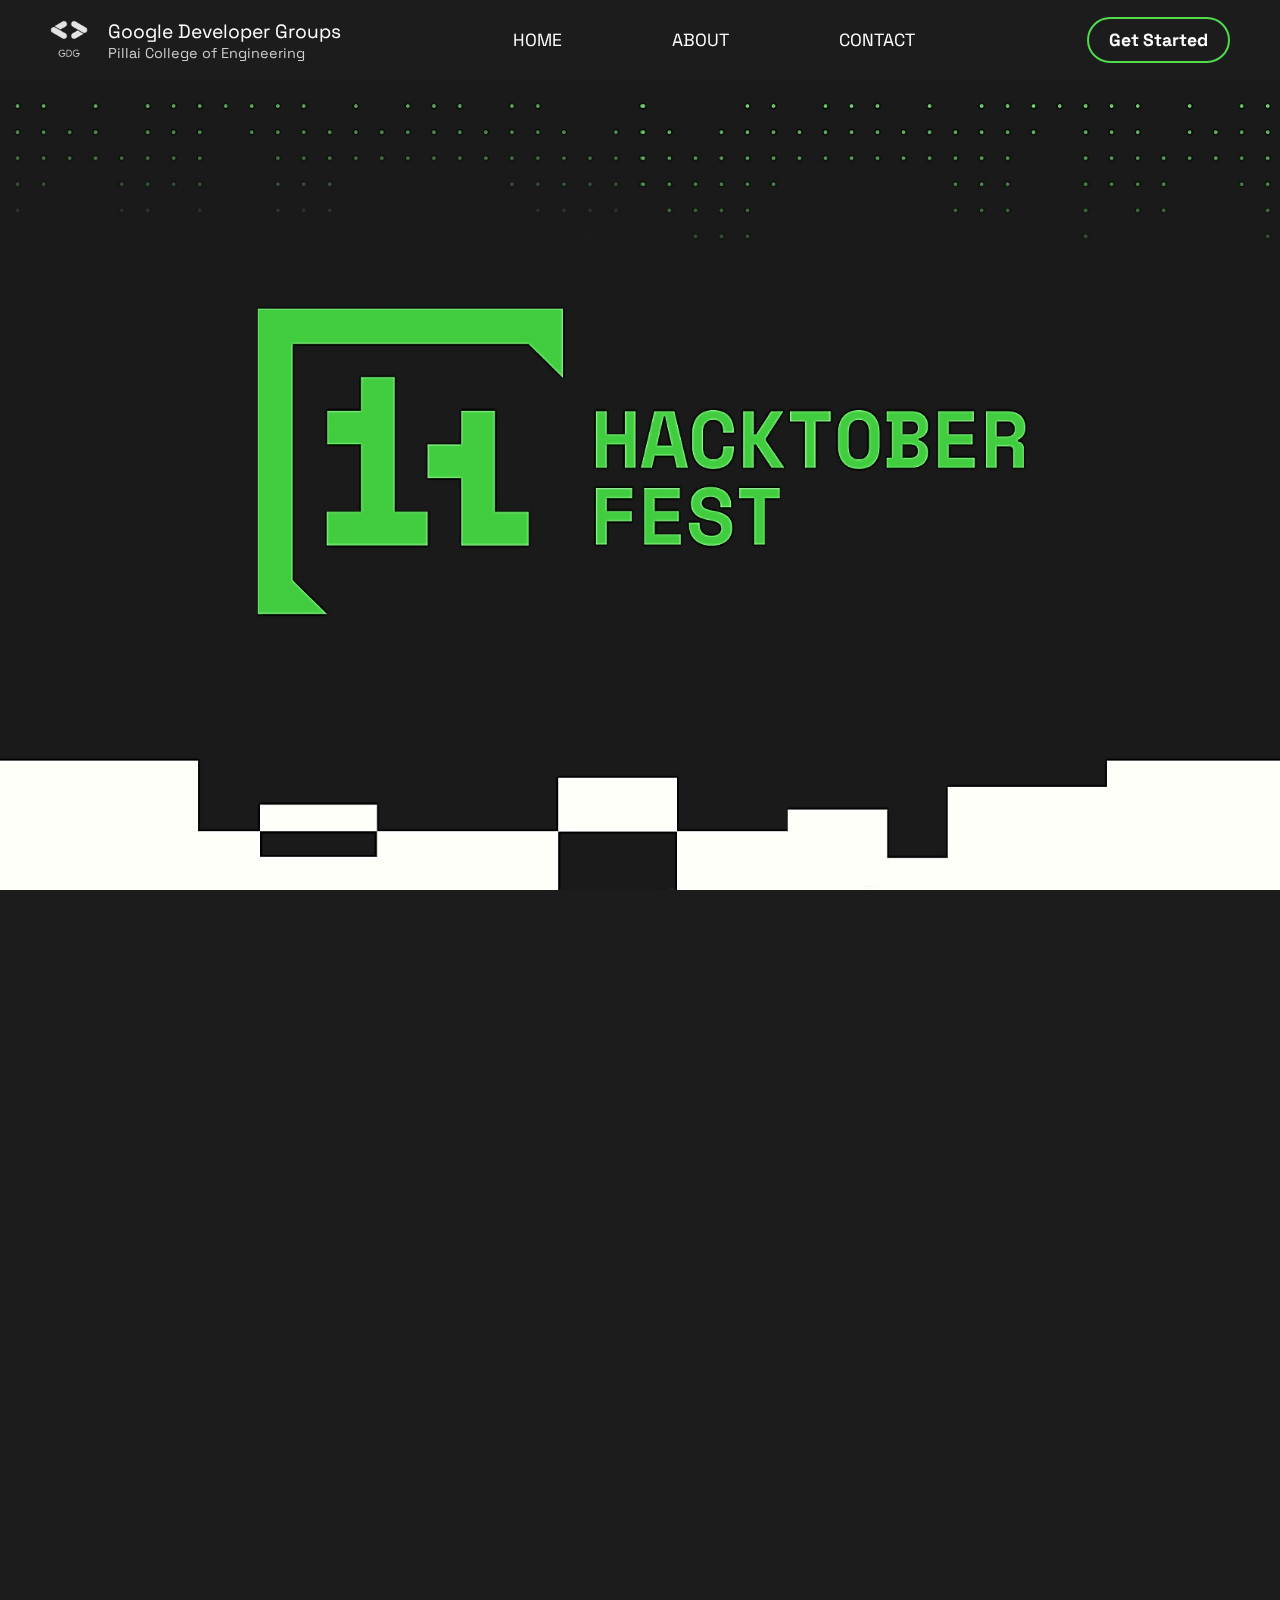
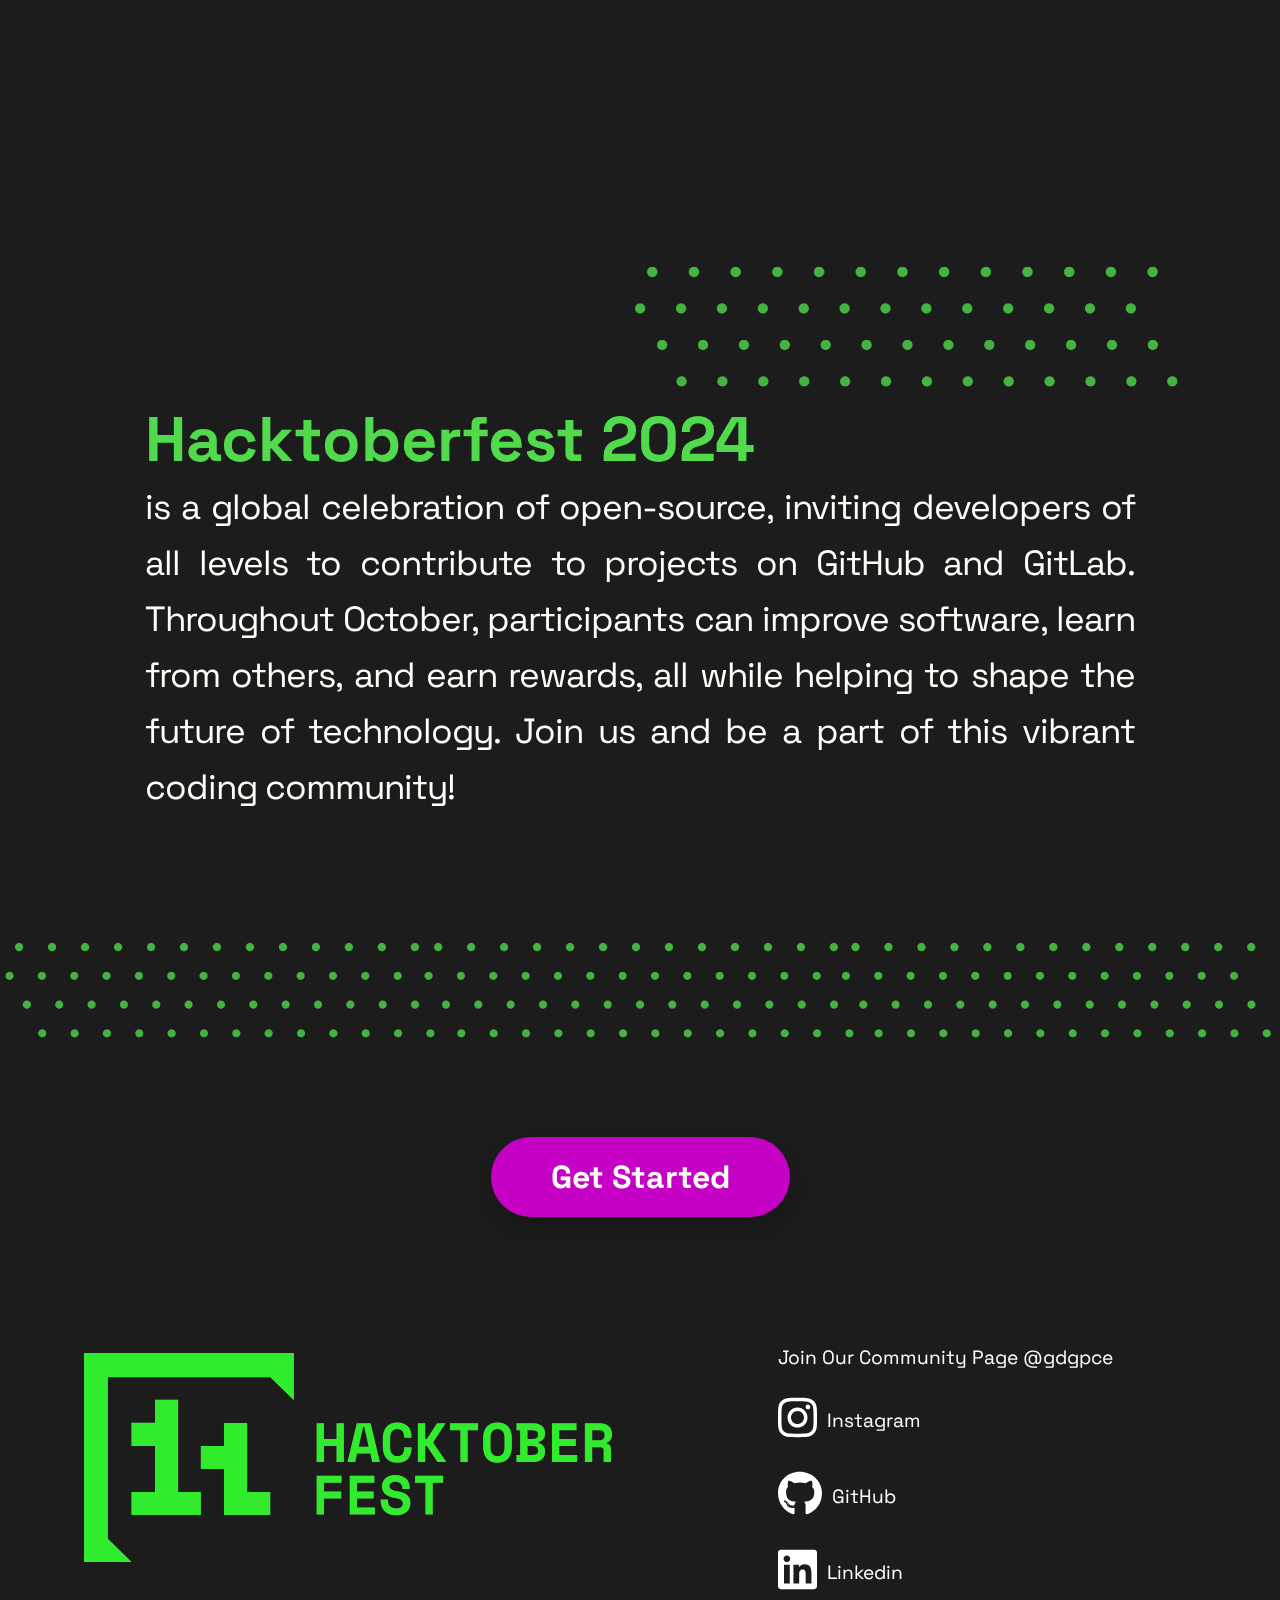
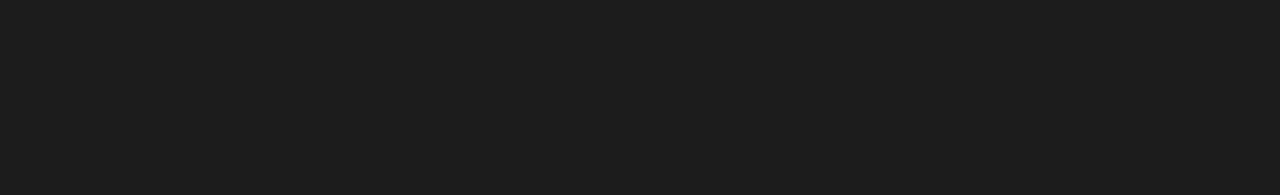
<file: index.html>
<!DOCTYPE html>
<html lang="en">
<head>
    <meta charset="UTF-8">
    <meta name="viewport" content="width=device-width, initial-scale=1.0">
    <title>Hacktoberfest</title>
    <link rel="preconnect" href="https://fonts.googleapis.com">
    <link rel="preconnect" href="https://fonts.gstatic.com" crossorigin>
    <link href="https://fonts.googleapis.com/css2?family=Space+Grotesk:wght@300..700&display=swap" rel="stylesheet">

    <link rel="stylesheet" href="https://unpkg.com/aos@next/dist/aos.css" />
    
    <link rel="stylesheet" href="./styles/main.css">
    <link rel="stylesheet" href="./styles/section1.css">
    <link rel="stylesheet" href="./styles/section2.css">
    <link rel="stylesheet" href="./styles/section3.css">
    <link rel="stylesheet" href="./styles/section5.css">


</head>
<body>
    <main>
        <div class="section" id="sec1">
            <header>
                <div class="navbar">
                    <div class="navbar-main">
                        <img class="nav-logo" src="./img/gdg_logo.png" alt="GDG Logo">
                        <div class="nav-address">
                            <p class="add-first">Google Developer Groups</p>
                            <p class="add-sec">Pillai College of Engineering</p>
                        </div>
                    </div>
                    <div class="navbar-info">
                        <ul>
                            <li><a href="#home">HOME</a></li>
                            <li><a href="#about">ABOUT</a></li>
                            <li><a href="#contact">CONTACT</a></li>
                        </ul>
                    </div>
                    <div class="add-start">
                        <a href="GetStarted.html"> 
                        <button type="button"><span></span>Get Started</button></a>
                    </div>
                </div>
            </header>
        
            <!-- Hero Section -->
            <section class="hero-section">
                <div class="hero-content">
                    
                </div>
            </section>
        </div>

        
        <div class="section" id="sec2">

            <div class= "sec2-upper" data-aos="fade-up" data-aos-duration = "600">
                <h4><span class = "sec2-spooky">Spooky Season is Here,</span></h4>
                <p>but the only thing scarier than October is missing out on our Hackathon! <br> 
            Ready to code the Future?</p>
            </div>

            <div class = "sec2-lower">

                <div class="sec2-lower-left" data-aos = "fade-up-right" data-aos-duration="800" data-aos-anchor-placement = "top-center" data-aos-easing = "ease-in">
                    <img src="./img/block.png" alt="">
                    <span class="sec2-lower-left-text" >About<br>Hacktoberfest</span>
                </div>

                <div class="sec2-lower-right" data-aos = "fade-up-left" data-aos-duration="800" data-aos-anchor-placement = "top-center" data-aos-easing = "ease-in">
                    <div class="sec-2-lower-right-wrapper">
                        <h2>Let's Celebrate</h2>
                        <p>The Spirit of Open Source <br> and contribute to exciting <br> projects this October!</p>
                    </div>
                </div>

            </div>
        </div>



        <div class="section" id="sec3">
           <div class="sec3-img">
                <img src="img/dots.png">
           </div>
                
            <h1>Hacktoberfest 2024</h1>
            <p>
                is a global celebration of open-source, inviting developers of all 
                levels to contribute to projects on GitHub and GitLab.
                Throughout October, participants can improve software, learn
                from others, and earn rewards, all while helping to shape the
                future of technology. Join us and be a part of this vibrant coding 
                community!
            </p>
        </div>


        


        <div class="section" id="sec5">
            <div class="sec5-img">
                <img src="img/pattern-long.png  " >
            </div>
            <div class="sec5-button-container">
                <button class="sec5-get-started-btn">Get Started</button>
            </div>
          
        </div>  
        <footer>
            <div class="footer-container">
                <div class="footer-left">
                        <img src="img/horizontal_dark_green.svg">
                </div>
                <div class="footer-right"> 
        
                    <div class="align">
                    <a href="https://gdg.community.dev/gdg-on-campus-pillai-college-of-engineering-navi-mumbai-india/">
                    Join Our Community Page @gdgpce
                    </a>
                    </div>
                    <br>
                    <div class="align">
                        <a href="https://www.instagram.com/gdgpce/">
                        <img src="img/instagram.svg"></a>
                    <a href="https://www.instagram.com/gdgpce/">
                    Instagram
                    </a>
                    </div>
                    <br>
                    <div class="align">
                        <a href="https://github.com/gdgpce">
                        <img src="img/github.svg">
                        </a>
                    <a href="https://github.com/gdgpce">
                    GitHub
                    </a>
                    </div>
                    <br>

                    <div class="align">
                        <a href="https://www.linkedin.com/company/gdgpce/posts/?feedView=all">
                    <img src="img/linkedin.svg">
                        </a>
                    <a href="https://www.linkedin.com/company/gdgpce/posts/?feedView=all">
                    Linkedin
                    </a>
                    </div>
                    <br>
                </div>
        </div>
        </footer>


    </main>

    <script src="https://unpkg.com/aos@next/dist/aos.js"></script>
    <script>
      AOS.init();
    </script>

</body>
</html>
</file>
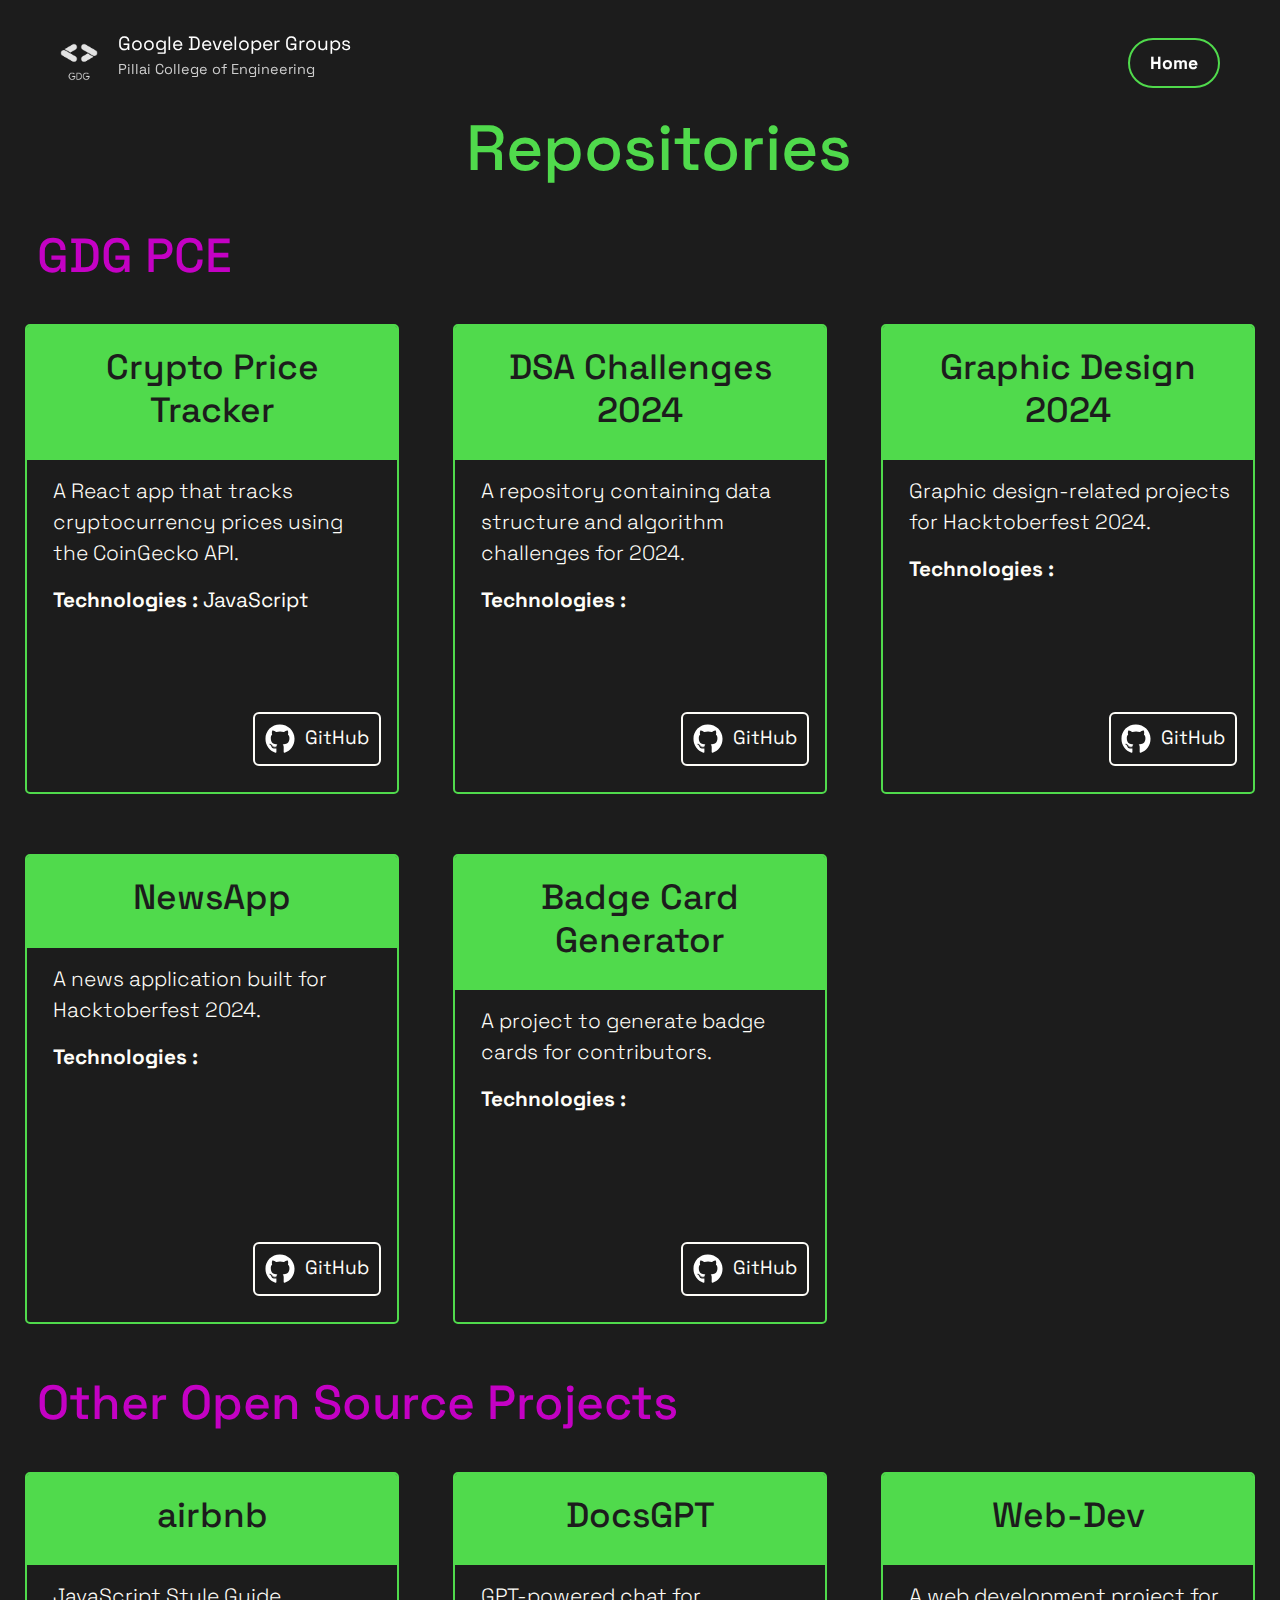
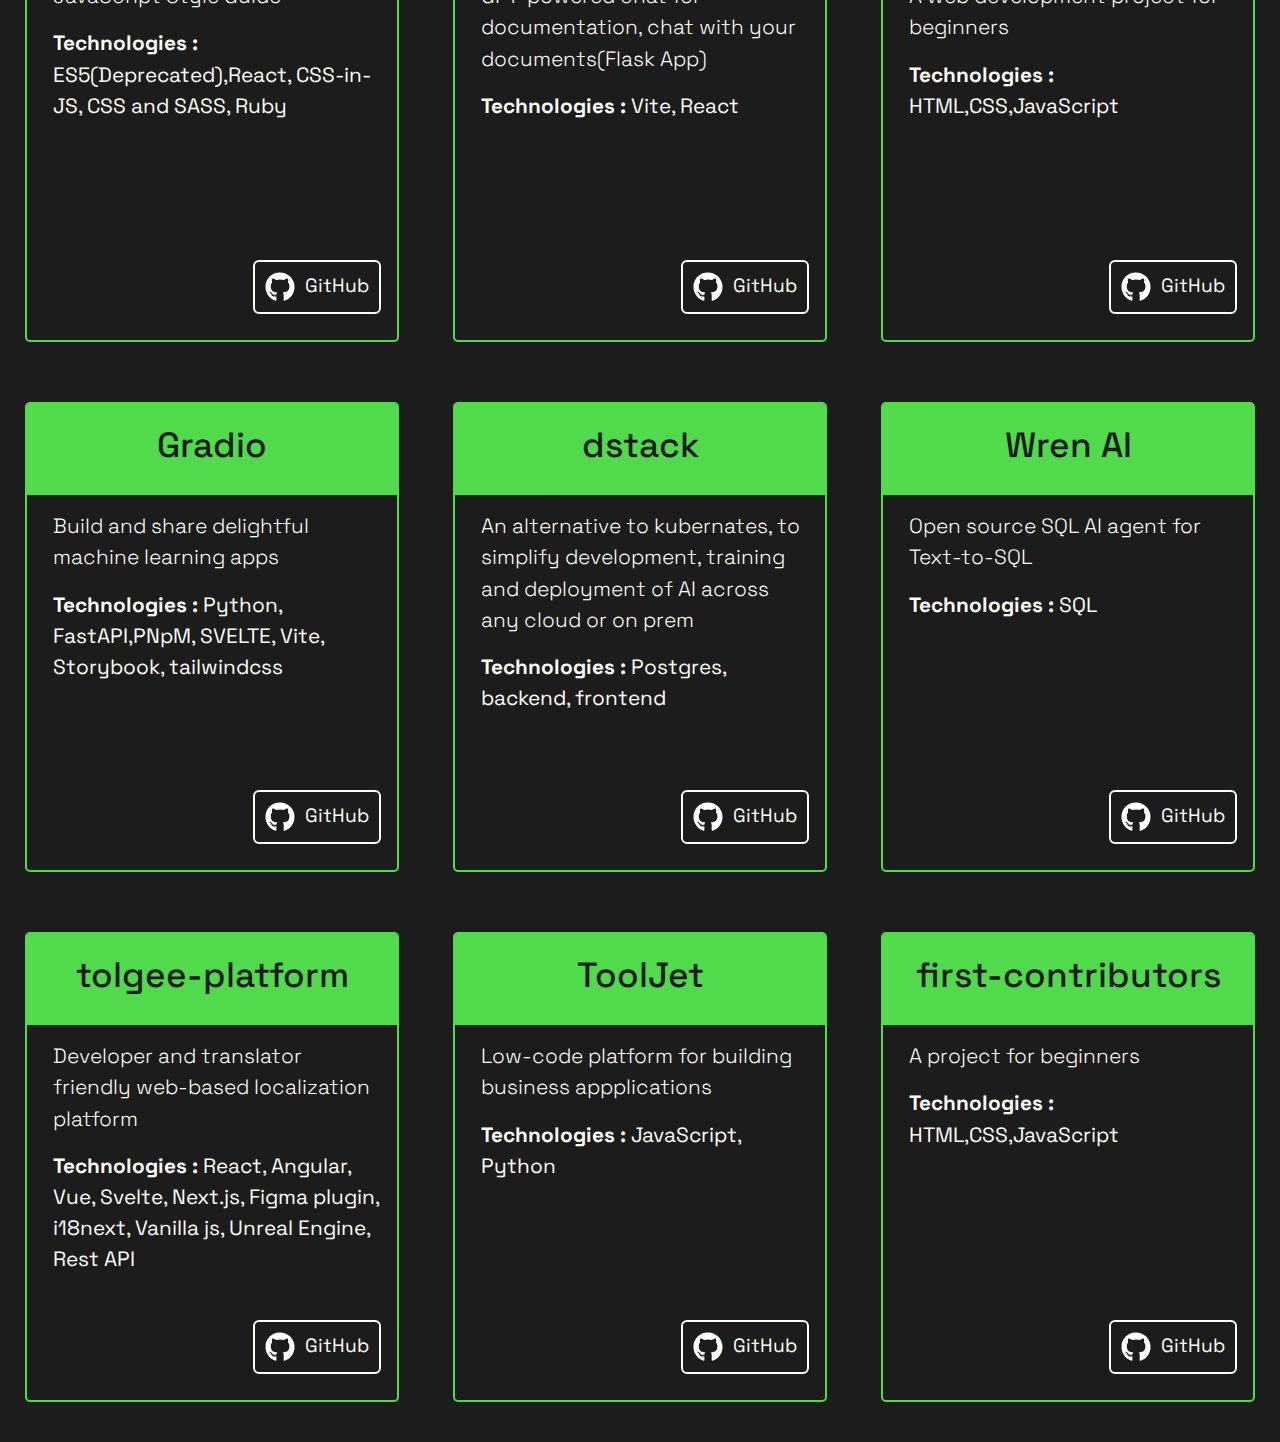
<file: getstarted.html>
<!DOCTYPE html>
<html lang="en">
<head>
  <meta charset="UTF-8">
  <meta name="viewport" content="width=device-width, initial-scale=1.0">
  <title>Repository Cards</title>
  <link rel="icon" href="https://hacktoberfest.com/_next/static/media/favicon.25a5e6eb.svg" type="image/svg+xml">
  <link rel="preconnect" href="https://fonts.googleapis.com">
  <link rel="preconnect" href="https://fonts.gstatic.com" crossorigin>
  <link href="https://fonts.googleapis.com/css2?family=Space+Grotesk:wght@300..700&display=swap" rel="stylesheet">

  <!-- Bootstrap CSS for styling -->
  <link href="https://cdn.jsdelivr.net/npm/bootstrap@5.3.0-alpha1/dist/css/bootstrap.min.css" rel="stylesheet">

  <!-- Custom CSS -->
  <link href="./styles/getstarted.css" rel="stylesheet">
  <link rel="stylesheet" href="./styles/main.css">
  <link rel="stylesheet" href="./styles/section1.css">

</head>
<body>

  <!-- Navbar -->
  <div class="section" id="sec1">
    <nav class="navbar">
        <div class="navbar-main">
            <img class="nav-logo" src="./img/gdg_logo.png" alt="GDG Logo">
            <div class="nav-address">
                <p class="add-first">Google Developer Groups</p>
                <p class="add-sec">Pillai College of Engineering</p>
            </div>
        </div>
        <div class="add-start">
            <a href="./index.html"><button type="button"><span></span>Home</button></a>
        </div>
      </nav>
  </div>

  <div class="hero-container">
    <h1>Repositories</h1>
    <div class="row" id="repo-cards"></div>
  </div>

  <!-- External JavaScript -->
  <script src="./scripts/getstarted.js"></script>
</body>
</html>
</file>
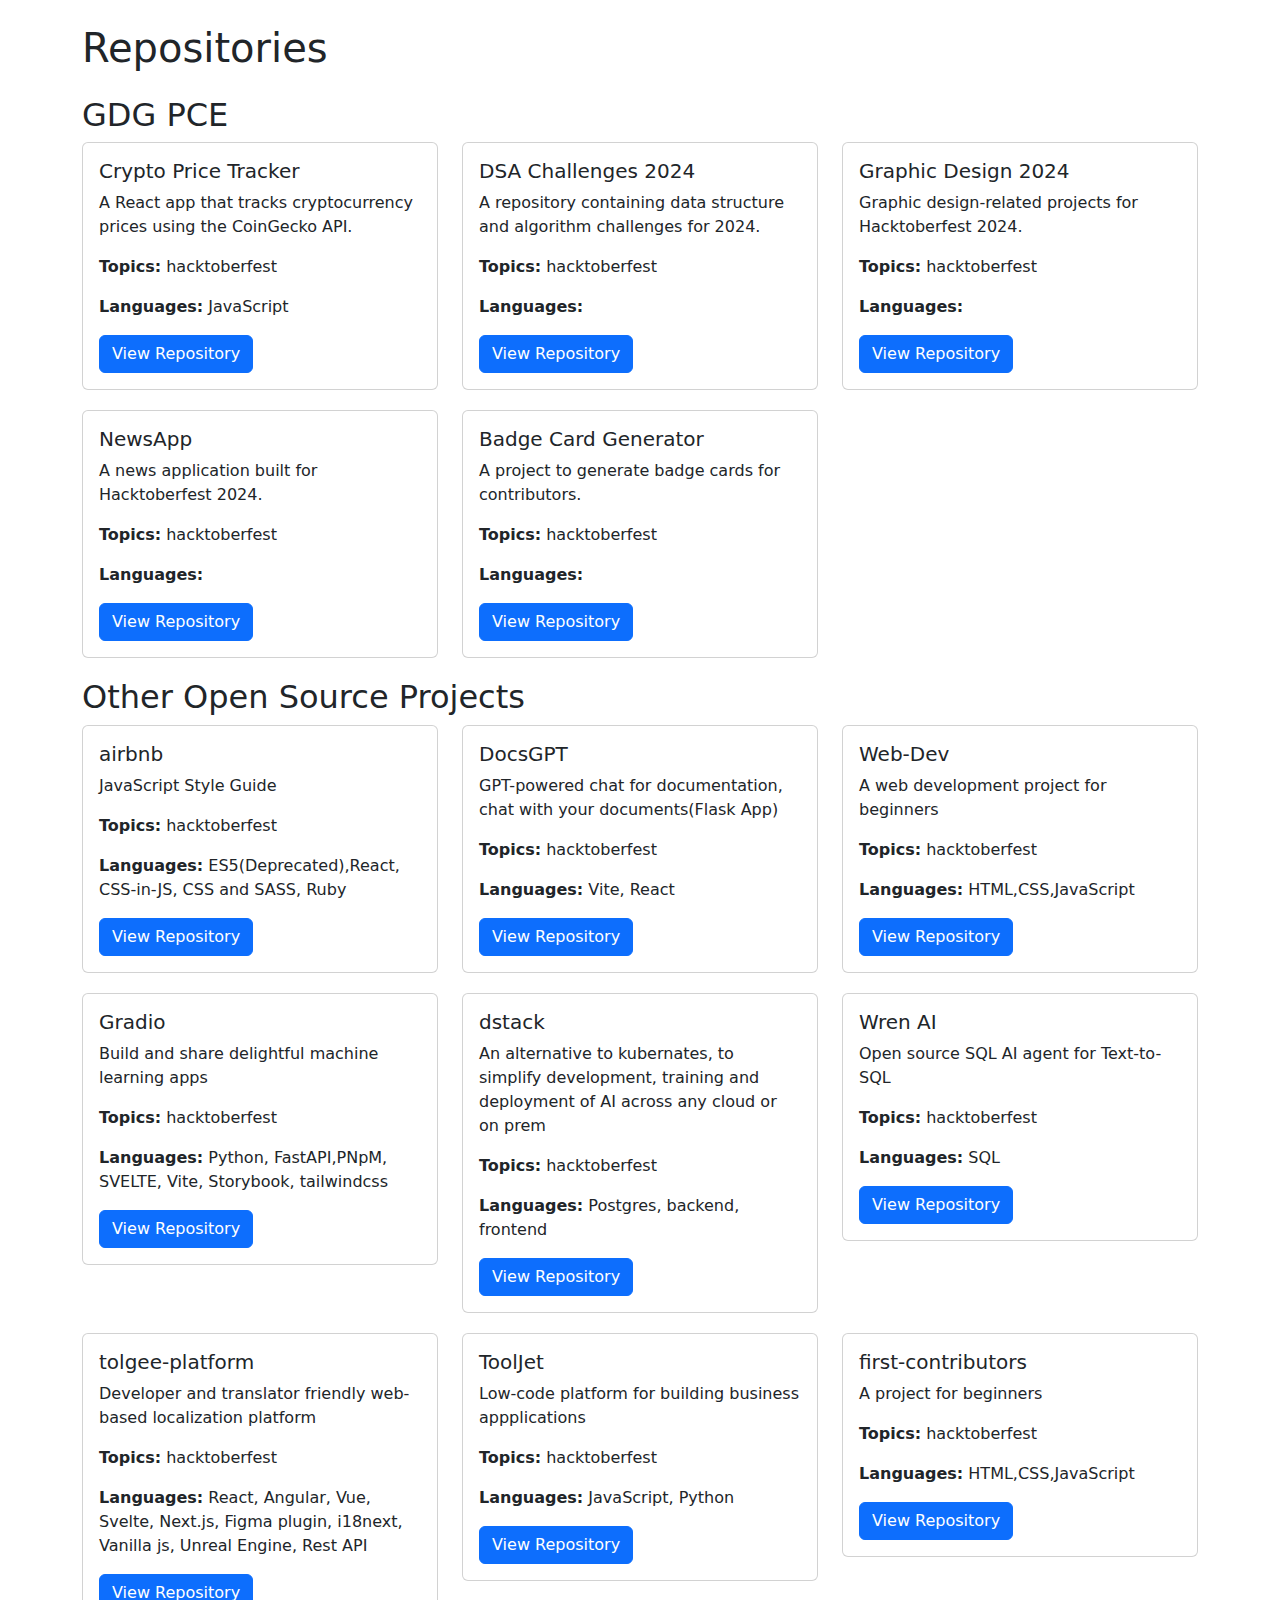
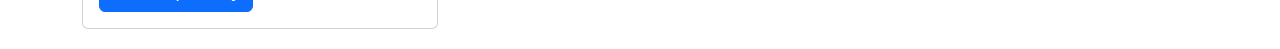
<file: GetStarted.html>
<!DOCTYPE html>
<html lang="en">
<head>
  <meta charset="UTF-8">
  <meta name="viewport" content="width=device-width, initial-scale=1.0">
  <title>Repository Cards</title>
  <!-- Bootstrap CSS for styling -->
  <link href="https://cdn.jsdelivr.net/npm/bootstrap@5.3.0-alpha1/dist/css/bootstrap.min.css" rel="stylesheet">
  <style>
    .repo-card {
      margin-bottom: 20px;
    }
  </style>
</head>
<body>
  <div class="container">
    <h1 class="my-4">Repositories</h1>
    <div class="row" id="repo-cards"></div>
  </div>

  <!-- Fetch External JSON and Render -->
  <script>
    // Fetch the external JSON file
    fetch('data.json')
      .then(response => response.json())
      .then(data => {
        const repoCardsContainer = document.getElementById('repo-cards');
        
        // Function to render cards
        const renderCards = (category, repos) => {
          repos.forEach(repo => {
            // Create a card for each repository
            const card = document.createElement('div');
            card.classList.add('col-md-4');
            card.innerHTML = `
              <div class="card repo-card">
                <div class="card-body">
                  <h5 class="card-title">${repo.name}</h5>
                  <p class="card-text">${repo.description}</p>
                  <p><strong>Topics:</strong> ${repo.topics.join(', ')}</p>
                  <p><strong>Languages:</strong> ${repo.languages.join(', ')}</p>
                  <a href="${repo.url}" target="_blank" class="btn btn-primary">View Repository</a>
                </div>
              </div>
            `;
            repoCardsContainer.appendChild(card);
          });
        };
        
        // Loop through both categories in the JSON and render cards
        Object.keys(data).forEach(category => {
          const sectionTitle = document.createElement('h2');
          sectionTitle.textContent = category;
          repoCardsContainer.appendChild(sectionTitle);
          renderCards(category, data[category]);
        });
      })
      .catch(error => console.error('Error fetching data:', error));
  </script>
</body>
</html>
</file>
<file: styles/main.css>
:root {
    --primary-color: #1c1c1c;
    --secondary-color: #fefdf8;
    --accent-color-1: #50da4c;
    --accent-color-2: #c401c4;
}

* {
    box-sizing: border-box;
    padding: 0;
    margin: 0;
}

html,
body {
    max-width: 100vw;
    overflow-x: hidden;
    scroll-behavior: smooth;
}

body {
    background-color: var(--primary-color);
    color: var(--secondary-color);
    position: relative;
    -webkit-tap-highlight-color: transparent;

    font-family: "Space Grotesk", sans-serif;
    font-optical-sizing: auto;
}

main {
    display: block;
    min-height: 100vh;
    position: relative;
}

.section{
    height: 100vh;
}

.footer-container{
    width:100%;
    height:50vh;
    display:flex;
    padding-bottom: 10px;
    font-size: larger;
}
.footer-left{
    width:60%;
    height:100%;
    align-items: center;

}
.footer-right{
    width:40%;
    height: 100%;
    
    
}
.footer-left img{
    height:25vh;
    width: auto;
    padding: 1%;
    margin-left: 10%;
    
}
.footer-right img{
    filter: invert(100%);
    height:5vh;
    margin-right: 10px;
}
.footer-right a{
    text-decoration: none;
    color:var(--secondary-color);
    
    
}
.align{
    display:flex;
    align-items:center ;
    justify-content: left;
    padding-left: 10px;
}
.footer-right p{
    font-weight: 500;
}
</file>
<file: styles/section1.css>
* {
    margin: 0;
    padding: 0;
    box-sizing: border-box;
    font-family: 'Space Grotesk', sans-serif;
}

body {
    background-color: #1c1c1c;
    color: #fff;
}

.navbar {
    display: flex;
    align-items: center;
    justify-content: space-between;
    background-color: #1c1c1c;
    padding: 20px 50px;
    height: 80px;
    
}

.nav-logo {
    height: 40px;
    mix-blend-mode: exclusion;
}

.navbar-main {
    display: flex;
    align-items: center;
}

.nav-address {
    margin-left: 20px;
}

.add-first {
    font-size: 1.2rem;
    color: #ffffff;
    margin: 0;
}

.add-sec {
    font-size: 0.9rem;
    color: #cccccc;
}

.navbar-info ul {
    list-style: none;
    display: flex;
    gap: 30px;
}

.navbar-info ul li {
    display: inline-block;
    position: relative;
}

.navbar-info ul li a {
    text-decoration: none;
    margin: 0 40px;
    color: #ffffff;
    font-size: 1.1rem;
    text-transform: uppercase;
    position: relative;
    padding-bottom: 5px;
}

.navbar-info ul li a:hover
{
    /* color: #C401C4; */
}

.navbar-info ul li a::after {
    content: '';
    display: block;
    height: 3px;
    width: 0;
    background: #50DA4C;
    position: absolute;
    bottom: 0;
    left: 0;
    transition: width 0.4s ease;
}

.navbar-info ul li a:hover::after {
    width: 100%;
}

.add-start button {
    padding: 10px 20px;
    font-size: 1.1rem;
    font-weight: bold;
    border: 2px solid #50DA4C;
    background: transparent;
    color: white;
    border-radius: 25px;
    position: relative;
    overflow: hidden;
    cursor: pointer;
    z-index: 1;
}

.add-start button span {
    position: absolute;
    width: 0;
    height: 100%;
    background: #50DA4C;
    top: 0;
    left: 0;
    transition: 0.4s;
    border-radius: 25px;
    z-index: -1;
}

.add-start button:hover span {
    width: 100%;
}

.add-start button:hover {
    color: #1c1c1c;
}

/* Hero Section */
.hero-section {
    background-image: url("../img/hero.jpeg"); 
    background-size: cover;
    background-position: center;
    background-repeat: no-repeat;
    height: 90vh; 
    display: flex;
    justify-content: center;
    align-items: center;
    position: relative;
    z-index: 1;
}

#sec1 {
    height: auto;
}
</file>
<file: styles/section2.css>
#sec2 {
    display: flex;
    flex-direction: column;
    justify-content: center;
    align-items: center;

    margin-top: 5%;
}

/* Upper part (Spooky Text Part) */
.sec2-upper {
    height: 200px;
    width: 100%;
    padding: 3%;

    text-align: center;
    /* background-color: blueviolet; */
}

.sec2-upper span{
    color: var(--accent-color-2);
    font-size: 2.5rem;
    font-weight: 500;
    margin-bottom: 1rem;
}

.sec2-upper p {
    font-weight: 300;
    font-size: 1.5rem;
    color: var(--secondary-color);
}

/* Lower Part (Image and Text) */

.sec2-lower {
    height: 75%;
    width: 100%;

    display: flex;
    justify-content: center;
    align-items: center;
    /* background-color: yellowgreen; */
}

.sec2-lower-left img{
    height: 100%;
    width: 100%;

    margin-top: 11%;
}
.sec2-lower-left{
    height: 100%;
    width: 50%;
    /* background-color: aquamarine; */
    position: relative;
}

.sec2-lower-left-text {
    color: var(--primary-color);
    position: absolute;
    top: 33%;
    left: 26%;
    font-size: 3.6rem;
    font-weight: 500;
    z-index: 3;
}

.sec2-lower-right{
    height: 100%;
    width: 50%;
    
    display: flex;
    justify-content: center;
    align-items: center;
}

.sec2-lower-right h2{
    font-size: 4rem;
    font-weight: 500;
    color: var(--accent-color-1);
}

.sec2-lower-right p{
    font-size: 2rem;
    font-weight: 300;
    color: var(--secondary-color);
}
</file>
<file: styles/section3.css>
#sec3{
  height:auto;
  padding:5vh;
  padding-bottom: 8vh;
    .sec3-img{
        position: relative;
        padding-bottom: 100px;
    }
    h1 {
        text-align: left;
        font-size: 7vh;
        color: var(--accent-color-1); 
        padding-left: 100px;
    }
    p{
        text-align: center;
        line-height: 1.6;
        margin: 0;
        color:#FEFDF8;
        font-size:35px;
        padding-left: 100px;
        padding-right: 100px;
        text-align: justify;
        overflow-wrap: break-word;
        word-wrap: break-word;
        letter-spacing: -1px; 
    }
  img{
    position: absolute;
    top: -40px; 
    right: 50px;
    width: 550px; 
    height: auto; 
    z-index: 2;
  }
    }
</file>
<file: styles/section5.css>
#sec5{
    height:auto;
    padding-bottom: 10%;
    .sec5-button-container {
        display: flex;
        justify-content: center;
        align-items: center;
        padding-top: 50px;
    }
    
    .sec5-get-started-btn {
        font-size: 32px;
        font-weight: bold;
        color: #fefdf8;
        background-color: #C401C4;
        padding: 20px 60px;
        border-radius: 50px;
        border: none;
        cursor: pointer;
        box-shadow: 0px 10px 20px rgba(0, 0, 0, 0.2);
        transition: background-color 0.5s ease-in;
        transition: color 0.5s ease-out;
        
    }
    
    .sec5-get-started-btn:hover {
        background-color: var( --accent-color-1);
        color:var(--primary-color);

    }
   

.sec5-img{
    position: relative;
    padding-bottom: 200px;
    align-items: center;
}
img{
    position: absolute;
    top: 50px; 

    width: 100%; 
    height:auto;
    z-index: 2;
    align-items: center;
    
  }
}
</file>
<file: styles/getstarted.css>
*{
  box-sizing: border-box;
}

body{
  color: var(--secondary-color);
  padding: 10px;
}

/* Headings and Subheadings*/

.hero-container h1 {
  font-size: 4rem;
  font-weight: 500;
  color: var(--accent-color-1);
  text-align: center;
  padding: 0 0 0 3% ;
  margin: 20px 0;
}

.section-title {
  font-size: 3rem;
  font-weight: 500;
  color: var(--accent-color-2);;
  text-align: left;
  padding: 0 0 0 3% ;
  margin: 20px 0 10px 0;
}

/* Styling cards */

.repo-card {
  background-color: var(--primary-color);
  color: var(--secondary-color);
  cursor: pointer;
  min-height: 470px;
  padding: 0;

  display: flex;
  flex-direction: column;
  flex-grow: 1;
  flex-shrink: 1;
  align-items: stretch;

  margin: 30px 15px;
  border: 2px solid var(--accent-color-1);
  border-radius: 5px;

  transition: box-shadow 0.3s;
}

/* Card Hover Effect */
.repo-card:hover {
  box-shadow: 0 0 15px var(--accent-color-1); 
}
/* Card Hover Effect Ends*/

.card-head{
  padding: 0;
  border-radius: 2px 2px 0 0;  
  border-bottom: 1px solid var(--accent-color-1);
  box-sizing: border-box;
  background-color: var(--accent-color-1);
}

.card-title{
  text-align: center;
  padding: 20px; 
  color: var(--primary-color);
  width: 100%;
  font-size: 2.2rem;
  font-weight: 500;
}

.card-body{
  display: flex;
  flex-grow: 1;
  flex-direction: column;
}

.card-body > :last-child {
  margin-top: auto;
}

.card-desc {
  font-weight: 300;
}

.card-tech, .card-desc{
  padding: 0 0 0 10px;
  font-size: 1.3rem;
}

.card-link{
  display: flex;
  align-items: center;
  justify-content: flex-end;
  margin: 10px 0;
}

.card-link img{
  width: 30px;
  height: 30px;
  margin: 0 10px 0 0;
}

.card-link a{
  color: var(--secondary-color);
  background-color: var(--primary-color);
  font-size: 1.2rem;

  border: 2px solid var(--secondary-color);
  text-decoration: none;
  padding: 10px 10px;
  transition: background-color 0.3s, border-color 0.3s;
}

/* Button Hover Effect */
.card-link a:hover {
  background-color: #333333; 
  border-color: var(--accent-color-1);
}
/* Button Hover Effect Ends*/
</file>
